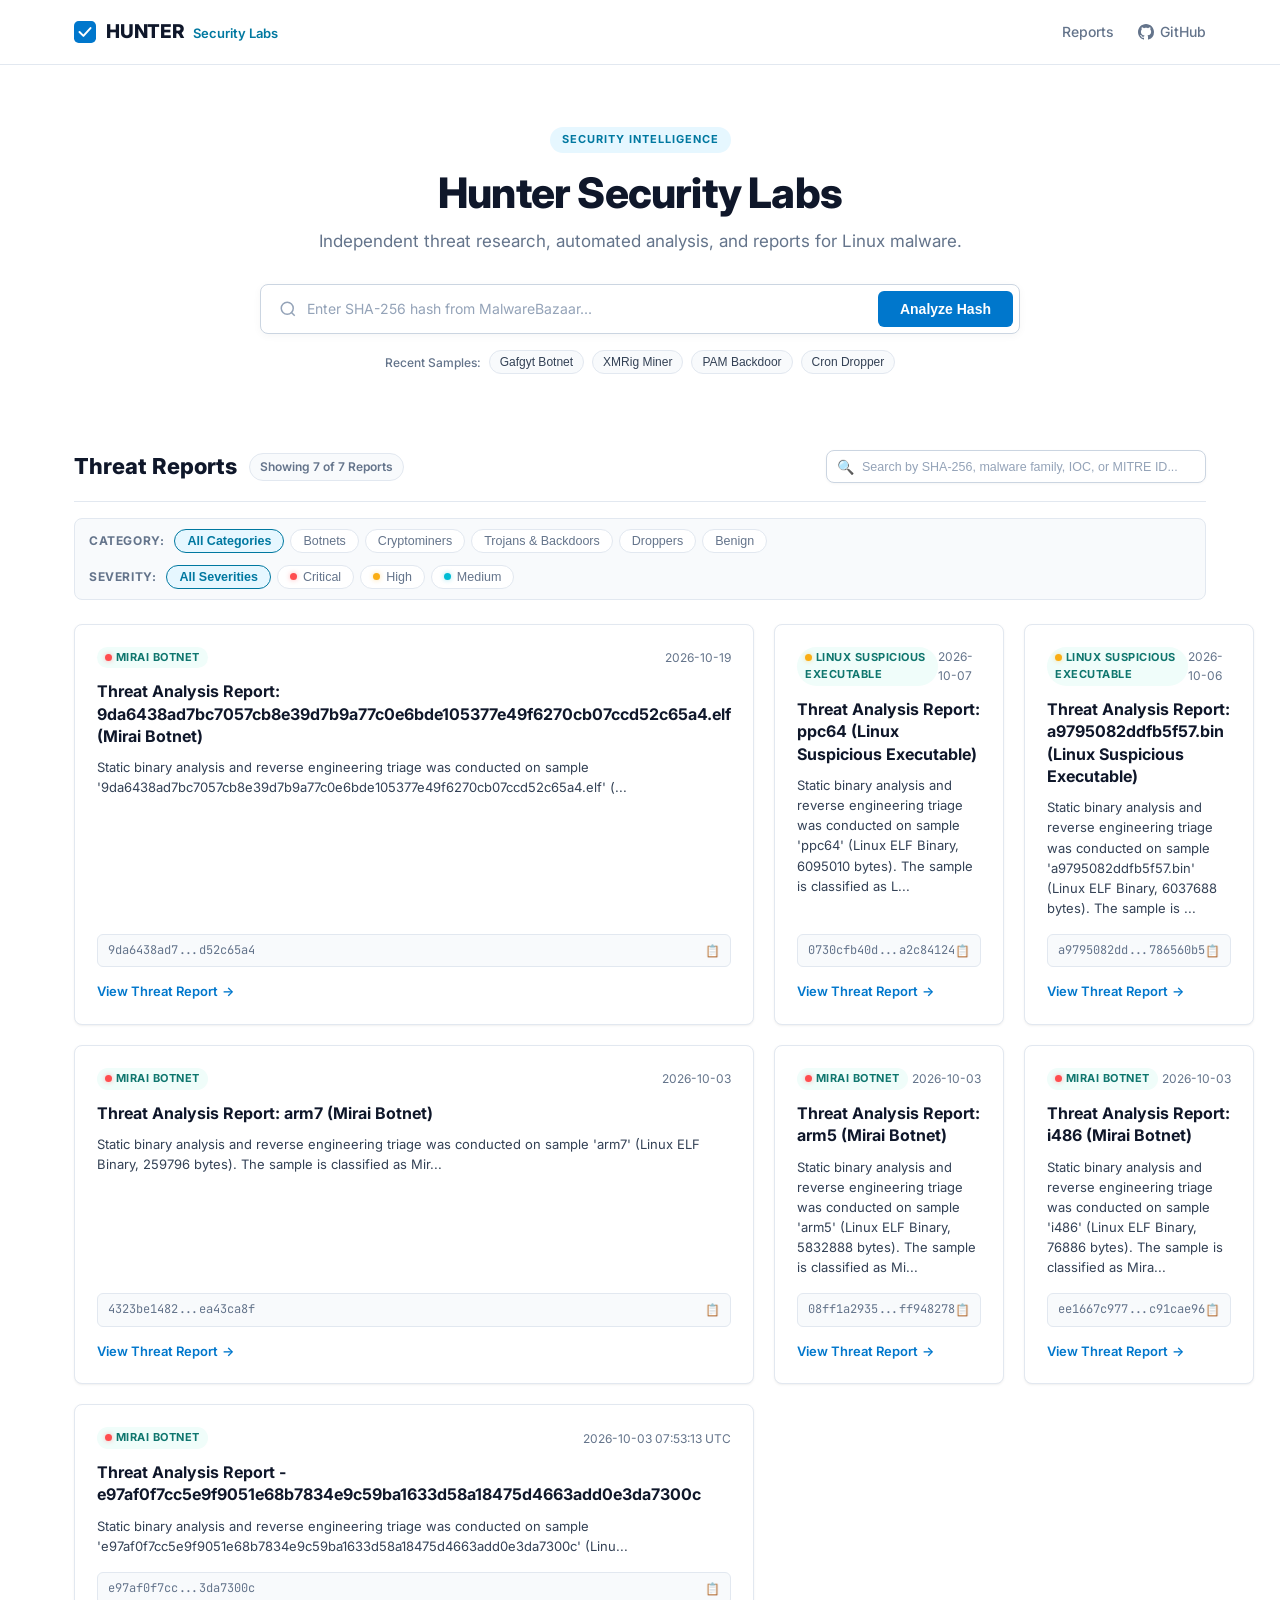
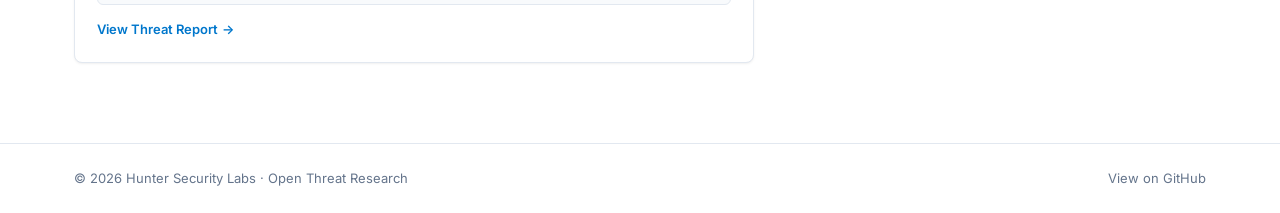
<file: index.html>
<!DOCTYPE html>
<html lang="en">
<head>
    <meta charset="UTF-8">
    <meta name="viewport" content="width=device-width, initial-scale=1.0">
    <title>Hunter Security Labs | Linux Threat Research &amp; Reports</title>
    <link rel="preconnect" href="https://fonts.googleapis.com">
    <link rel="preconnect" href="https://fonts.gstatic.com" crossorigin>
    <link href="https://fonts.googleapis.com/css2?family=Inter:wght@400;500;600;700;800&family=JetBrains+Mono:wght@400;500&display=swap" rel="stylesheet">
    <link rel="stylesheet" href="css/labs.css">
</head>
<body>

    <!-- Minimalist Navigation Header -->
    <header class="navbar">
        <div class="nav-container">
            <a href="#" class="brand">
                <div class="brand-icon">
                    <svg viewBox="0 0 28 28" width="22" height="22" fill="none">
                        <rect width="28" height="28" rx="6" fill="#0077cc"/>
                        <path d="M7 14L12 19L21 9" stroke="#ffffff" stroke-width="2.5" stroke-linecap="round" stroke-linejoin="round"/>
                    </svg>
                </div>
                <div class="brand-titles">
                    <span class="brand-name">HUNTER</span>
                    <span class="brand-tag">Security Labs</span>
                </div>
            </a>
            <div class="nav-links">
                <a href="#reports">Reports</a>
                <a href="https://github.com/ManuMW/Hunter" target="_blank" class="nav-github">
                    <svg width="16" height="16" viewBox="0 0 24 24" fill="currentColor">
                        <path d="M12 0C5.37 0 0 5.37 0 12c0 5.31 3.435 9.795 8.205 11.385.6.105.825-.255.825-.57 0-.285-.015-1.23-.015-2.235-3.015.555-3.795-.735-4.035-1.41-.135-.345-.72-1.41-1.23-1.695-.42-.225-1.02-.78-.015-.795.945-.015 1.62.87 1.845 1.23 1.08 1.815 2.805 1.305 3.495.99.105-.78.42-1.305.765-1.605-2.67-.3-5.46-1.335-5.46-5.925 0-1.305.465-2.385 1.23-3.225-.12-.3-.54-1.53.12-3.18 0 0 1.005-.315 3.3 1.23.96-.27 1.98-.405 3-.405s2.04.135 3 .405c2.295-1.56 3.3-1.23 3.3-1.23.66 1.65.24 2.88.12 3.18.765.84 1.23 1.905 1.23 3.225 0 4.605-2.805 5.625-5.475 5.925.435.375.81 1.095.81 2.22 0 1.605-.015 2.895-.015 3.3 0 .315.225.69.825.57A12.02 12.02 0 0024 12c0-6.63-5.37-12-12-12z"/>
                    </svg>
                    GitHub
                </a>
            </div>
        </div>
    </header>

    <!-- Main Container -->
    <main class="page-container">

        <!-- 1. ACCEPTING HASH (Minimalist Hero & Submission) -->
        <section class="hero-section">
            <span class="hero-eyebrow">SECURITY INTELLIGENCE</span>
            <h1 class="hero-title">Hunter Security Labs</h1>
            <p class="hero-subtitle">Independent threat research, automated analysis, and reports for Linux malware.</p>

            <div class="hash-input-container">
                <div class="hash-input-field">
                    <svg class="search-icon" width="18" height="18" viewBox="0 0 24 24" fill="none" stroke="currentColor" stroke-width="2">
                        <circle cx="11" cy="11" r="8"></circle>
                        <line x1="21" y1="21" x2="16.65" y2="16.65"></line>
                    </svg>
                    <input type="text" id="quickHashInput" placeholder="Enter SHA-256 hash from MalwareBazaar..." spellcheck="false" autocomplete="off">
                    <button class="btn-clear" id="btnClearHash" onclick="clearHashInput()" style="display: none;">✕</button>
                </div>
                <button class="btn-submit" id="btnAnalyze" onclick="handleHashSubmit()">Analyze Hash</button>
            </div>

            <div class="sample-links">
                <span class="sample-label">Recent Samples:</span>
                <button class="sample-btn" onclick="fillSample('4ba17752a7fa6fb2afb70124ea1e8651999487d1f4ece5196ab1c37beee75718')">Gafgyt Botnet</button>
                <button class="sample-btn" onclick="fillSample('450adfde6d2cad6d7f7d987c007d5a3d02bc5ea78de0640f65d42cd47dec2f82')">XMRig Miner</button>
                <button class="sample-btn" onclick="fillSample('e41ff2d7a604a3ee1c1d99502b390adf9cf7119f1b6b7902ea26b88c148cb451')">PAM Backdoor</button>
                <button class="sample-btn" onclick="fillSample('ae4cb49ce4fa6aeb8f38ca703bc661cde36fbcadc05e3862ba3d8f7737ce7dcc')">Cron Dropper</button>
            </div>
        </section>

        <!-- 2. PRESENTING REPORTS (Clean Minimalist List) -->
        <section class="reports-section" id="reports">
            <div class="section-bar">
                <div class="section-title-box">
                    <h2 class="section-title">Threat Reports</h2>
                    <span class="report-count-badge" id="reportCountBadge">Loading reports...</span>
                </div>

                <!-- Instant Search Bar -->
                <div class="report-search-box">
                    <span class="report-search-icon">🔍</span>
                    <input type="text" id="reportSearchInput" placeholder="Search by SHA-256, malware family, IOC, or MITRE ID..." autocomplete="off" />
                    <button class="btn-clear-search" id="btnClearReportSearch" onclick="clearReportSearch()" style="display: none;" title="Clear search">✕</button>
                </div>
            </div>

            <!-- Facet Filter Bars -->
            <div class="filters-container">
                <div class="filter-group">
                    <span class="filter-group-label">Category:</span>
                    <div class="filter-pills" id="categoryFilters">
                        <button class="filter-pill active" data-category="ALL">All Categories</button>
                        <button class="filter-pill" data-category="BOTNET">Botnets</button>
                        <button class="filter-pill" data-category="CRYPTOMINER">Cryptominers</button>
                        <button class="filter-pill" data-category="TROJAN">Trojans &amp; Backdoors</button>
                        <button class="filter-pill" data-category="DROPPER">Droppers</button>
                        <button class="filter-pill" data-category="BENIGN">Benign</button>
                    </div>
                </div>

                <div class="filter-group">
                    <span class="filter-group-label">Severity:</span>
                    <div class="filter-pills" id="severityFilters">
                        <button class="filter-pill severity-pill active" data-severity="ALL">All Severities</button>
                        <button class="filter-pill severity-pill" data-severity="CRITICAL"><span class="severity-dot dot-critical"></span>Critical</button>
                        <button class="filter-pill severity-pill" data-severity="HIGH"><span class="severity-dot dot-high"></span>High</button>
                        <button class="filter-pill severity-pill" data-severity="MEDIUM"><span class="severity-dot dot-medium"></span>Medium</button>
                    </div>
                </div>

                <div class="filter-group-right">
                    <button class="btn-reset-filters" id="btnResetFilters" onclick="resetReportFilters()" style="display: none;">↺ Reset Filters</button>
                </div>
            </div>

            <!-- Reports Grid -->
            <div class="reports-grid" id="reportsGrid">
                <!-- Dynamically populated from data/reports.js -->
            </div>
        </section>

    </main>

    <!-- Clean Footer -->
    <footer class="footer">
        <div class="footer-container">
            <span>&copy; 2026 Hunter Security Labs &middot; Open Threat Research</span>
            <a href="https://github.com/ManuMW/Hunter" target="_blank">View on GitHub</a>
        </div>
    </footer>

    <!-- Report View Modal -->
    <div class="modal-backdrop" id="reportModalBackdrop" onclick="closeReportModal(event)">
        <div class="modal-card" onclick="event.stopPropagation()">
            <div class="modal-header">
                <span class="modal-badge" id="modalBadge">REPORT</span>
                <button class="modal-close" onclick="closeReportModal()">✕</button>
            </div>
            <div class="modal-body" id="modalContent">
                <!-- Injected report content -->
            </div>
        </div>
    </div>

    <!-- Status / Progress Modal during analysis -->
    <div class="modal-backdrop" id="statusModalBackdrop" onclick="closeStatusModal(event)">
        <div class="status-card" onclick="event.stopPropagation()">
            <div class="status-header">
                <span class="status-title">Analyzing Sample</span>
                <button class="modal-close" onclick="closeStatusModal()">✕</button>
            </div>
            <div class="status-body">
                <p class="status-hash-label" id="statusHashDisplay"></p>
                <div class="status-step" id="step-1">
                    <div class="step-indicator"></div>
                    <div class="step-label">Fetching sample metadata from MalwareBazaar</div>
                </div>
                <div class="status-step" id="step-2">
                    <div class="step-indicator"></div>
                    <div class="step-label">Executing dynamic behavioral analysis</div>
                </div>
                <div class="status-step" id="step-3">
                    <div class="step-indicator"></div>
                    <div class="step-label">Extracting process telemetry and dropped files</div>
                </div>
                <div class="status-step" id="step-4">
                    <div class="step-indicator"></div>
                    <div class="step-label">Compiling threat report and IoC tables</div>
                </div>
            </div>
        </div>
    </div>

    <!-- Toast Notification -->
    <div class="toast" id="toast">Copied to clipboard</div>

    <script src="data/reports.js"></script>
    <script src="js/labs.js"></script>
</body>
</html>
</file>
<file: css/labs.css>
/* ==========================================================================
   HUNTER SECURITY LABS - ELASTIC CLEAN LIGHT DESIGN SYSTEM
   Inspired directly by https://www.elastic.co/security-labs
   ========================================================================== */

:root {
    --bg-page: #ffffff;
    --bg-subtle: #f8fafc;
    --bg-card: #ffffff;
    --border: #e2e8f0;
    --border-hover: #cbd5e1;

    --elastic-blue: #0077cc;
    --elastic-blue-hover: #005a9e;
    --elastic-teal: #0078a0;
    --elastic-teal-light: #e6f7ff;
    --elastic-badge-bg: #f0fdfa;
    --elastic-badge-text: #0f766e;

    --text-title: #0f172a;
    --text-body: #334155;
    --text-muted: #64748b;
    --text-light: #94a3b8;

    --font-sans: 'Inter', -apple-system, BlinkMacSystemFont, "Segoe UI", Roboto, sans-serif;
    --font-mono: 'JetBrains Mono', SFMono-Regular, Menlo, Monaco, Consolas, monospace;

    --shadow-card: 0 1px 3px 0 rgba(0, 0, 0, 0.05), 0 1px 2px -1px rgba(0, 0, 0, 0.05);
    --shadow-hover: 0 10px 15px -3px rgba(0, 0, 0, 0.08), 0 4px 6px -4px rgba(0, 0, 0, 0.04);
}

* {
    margin: 0;
    padding: 0;
    box-sizing: border-box;
}

body {
    background-color: var(--bg-page);
    color: var(--text-body);
    font-family: var(--font-sans);
    line-height: 1.6;
    -webkit-font-smoothing: antialiased;
    min-height: 100vh;
}

/* ==========================================================================
   Top Navigation
   ========================================================================== */
.navbar {
    background: #ffffff;
    border-bottom: 1px solid var(--border);
    position: sticky;
    top: 0;
    z-index: 100;
}

.nav-container {
    max-width: 1180px;
    margin: 0 auto;
    padding: 0 24px;
    height: 64px;
    display: flex;
    align-items: center;
    justify-content: space-between;
}

.brand {
    display: flex;
    align-items: center;
    gap: 10px;
    text-decoration: none;
}

.brand-icon {
    display: flex;
    align-items: center;
}

.brand-titles {
    display: flex;
    align-items: baseline;
    gap: 8px;
}

.brand-name {
    font-size: 19px;
    font-weight: 800;
    letter-spacing: -0.2px;
    color: var(--text-title);
}

.brand-tag {
    font-size: 13px;
    font-weight: 600;
    color: var(--elastic-teal);
}

.nav-links {
    display: flex;
    align-items: center;
    gap: 24px;
}

.nav-links a {
    text-decoration: none;
    font-size: 14px;
    font-weight: 500;
    color: var(--text-muted);
    transition: color 0.15s;
    display: flex;
    align-items: center;
    gap: 6px;
}

.nav-links a:hover {
    color: var(--elastic-blue);
}

/* ==========================================================================
   Hero & Hash Input (Accepting Hash)
   ========================================================================== */
.page-container {
    max-width: 1180px;
    margin: 0 auto;
    padding: 0 24px 80px;
}

.hero-section {
    padding: 60px 0 45px;
    text-align: center;
    max-width: 760px;
    margin: 0 auto;
}

.hero-eyebrow {
    display: inline-block;
    font-size: 11px;
    font-weight: 700;
    letter-spacing: 1px;
    text-transform: uppercase;
    color: var(--elastic-teal);
    background: var(--elastic-teal-light);
    padding: 4px 12px;
    border-radius: 999px;
    margin-bottom: 16px;
}

.hero-title {
    font-size: 42px;
    font-weight: 800;
    letter-spacing: -0.8px;
    color: var(--text-title);
    margin-bottom: 12px;
    line-height: 1.15;
}

.hero-subtitle {
    font-size: 17px;
    color: var(--text-muted);
    line-height: 1.5;
    margin-bottom: 30px;
}

/* Hash Input Box */
.hash-input-container {
    display: flex;
    gap: 8px;
    background: #ffffff;
    border: 1px solid #cbd5e1;
    border-radius: 8px;
    padding: 6px;
    box-shadow: 0 2px 8px rgba(0, 0, 0, 0.04);
    margin-bottom: 16px;
    transition: border-color 0.15s, box-shadow 0.15s;
}

.hash-input-container:focus-within {
    border-color: var(--elastic-blue);
    box-shadow: 0 0 0 3px rgba(0, 119, 204, 0.15);
}

.hash-input-field {
    flex: 1;
    display: flex;
    align-items: center;
    gap: 10px;
    padding-left: 12px;
}

.search-icon {
    color: var(--text-light);
    flex-shrink: 0;
}

.hash-input-field input {
    width: 100%;
    border: none;
    outline: none;
    font-size: 14px;
    font-family: var(--font-mono);
    color: var(--text-title);
}

.hash-input-field input::placeholder {
    font-family: var(--font-sans);
    color: var(--text-light);
}

.btn-clear {
    background: transparent;
    border: none;
    color: var(--text-light);
    font-size: 14px;
    cursor: pointer;
    padding: 4px 8px;
}

.btn-clear:hover {
    color: var(--text-title);
}

.btn-submit {
    background: var(--elastic-blue);
    color: #ffffff;
    font-size: 14px;
    font-weight: 600;
    border: none;
    border-radius: 6px;
    padding: 10px 22px;
    cursor: pointer;
    transition: background 0.15s;
    white-space: nowrap;
}

.btn-submit:hover {
    background: var(--elastic-blue-hover);
}

/* Quick Sample Chips */
.sample-links {
    display: flex;
    align-items: center;
    justify-content: center;
    gap: 8px;
    flex-wrap: wrap;
    font-size: 13px;
    color: var(--text-muted);
}

.sample-label {
    font-size: 12px;
    font-weight: 500;
}

.sample-btn {
    background: var(--bg-subtle);
    border: 1px solid var(--border);
    color: var(--text-body);
    font-size: 12px;
    font-weight: 500;
    padding: 4px 10px;
    border-radius: 999px;
    cursor: pointer;
    transition: all 0.15s;
}

.sample-btn:hover {
    border-color: var(--elastic-blue);
    color: var(--elastic-blue);
    background: #ffffff;
}

/* ==========================================================================
   Reports Section (Presenting Reports)
   ========================================================================== */
.reports-section {
    padding-top: 30px;
}

.section-bar {
    display: flex;
    align-items: center;
    justify-content: space-between;
    border-bottom: 1px solid var(--border);
    padding-bottom: 16px;
    margin-bottom: 16px;
    flex-wrap: wrap;
    gap: 16px;
}

.section-title-box {
    display: flex;
    align-items: center;
    gap: 12px;
}

.section-title {
    font-size: 22px;
    font-weight: 800;
    color: var(--text-title);
    margin: 0;
}

.report-count-badge {
    background: var(--bg-subtle);
    border: 1px solid var(--border);
    color: var(--text-muted);
    font-size: 12px;
    font-weight: 600;
    padding: 3px 10px;
    border-radius: 999px;
}

/* Report Search Bar */
.report-search-box {
    position: relative;
    display: flex;
    align-items: center;
    background: #ffffff;
    border: 1px solid #cbd5e1;
    border-radius: 8px;
    padding: 2px 10px;
    width: 380px;
    max-width: 100%;
    box-shadow: 0 1px 3px rgba(0, 0, 0, 0.04);
    transition: all 0.15s ease;
}

.report-search-box:focus-within {
    border-color: var(--elastic-blue);
    box-shadow: 0 0 0 3px rgba(0, 119, 204, 0.12);
}

.report-search-icon {
    font-size: 14px;
    color: var(--text-light);
    margin-right: 8px;
    user-select: none;
}

.report-search-box input {
    width: 100%;
    border: none;
    outline: none;
    font-size: 13px;
    color: var(--text-title);
    background: transparent;
    padding: 6px 0;
}

.report-search-box input::placeholder {
    color: var(--text-light);
    font-size: 12.5px;
}

.btn-clear-search {
    background: transparent;
    border: none;
    color: var(--text-light);
    font-size: 13px;
    cursor: pointer;
    padding: 4px;
    border-radius: 4px;
    display: flex;
    align-items: center;
    justify-content: center;
}

.btn-clear-search:hover {
    color: var(--text-title);
}

/* Filters Container */
.filters-container {
    display: flex;
    align-items: center;
    justify-content: space-between;
    flex-wrap: wrap;
    gap: 12px 20px;
    margin-bottom: 24px;
    background: var(--bg-subtle);
    border: 1px solid var(--border);
    border-radius: 8px;
    padding: 10px 14px;
}

.filter-group {
    display: flex;
    align-items: center;
    gap: 10px;
    flex-wrap: wrap;
}

.filter-group-label {
    font-size: 12px;
    font-weight: 700;
    text-transform: uppercase;
    letter-spacing: 0.05em;
    color: var(--text-muted);
}

.filter-pills {
    display: flex;
    gap: 6px;
    flex-wrap: wrap;
}

.filter-pill {
    background: #ffffff;
    border: 1px solid var(--border);
    color: var(--text-muted);
    font-size: 12.5px;
    font-weight: 500;
    padding: 4px 12px;
    border-radius: 999px;
    cursor: pointer;
    transition: all 0.15s ease;
    display: inline-flex;
    align-items: center;
    gap: 6px;
}

.filter-pill:hover {
    color: var(--text-title);
    border-color: var(--border-hover);
}

.filter-pill.active {
    background: var(--elastic-teal-light);
    border-color: var(--elastic-teal);
    color: var(--elastic-teal);
    font-weight: 600;
}

/* Severity Indicator Dots */
.severity-dot {
    width: 7px;
    height: 7px;
    border-radius: 50%;
    display: inline-block;
}

.dot-critical {
    background: #ff4d4f;
    box-shadow: 0 0 5px rgba(255, 77, 79, 0.4);
}

.dot-high {
    background: #faad14;
    box-shadow: 0 0 5px rgba(250, 173, 20, 0.4);
}

.dot-medium {
    background: #00bcd4;
    box-shadow: 0 0 5px rgba(0, 188, 212, 0.4);
}

.btn-reset-filters {
    background: transparent;
    border: 1px dashed #cbd5e1;
    color: var(--text-muted);
    font-size: 12px;
    font-weight: 500;
    padding: 4px 12px;
    border-radius: 6px;
    cursor: pointer;
    transition: all 0.15s ease;
}

.btn-reset-filters:hover {
    color: var(--elastic-blue);
    border-color: var(--elastic-blue);
    background: #ffffff;
}

/* Empty State */
.search-empty-state {
    grid-column: 1 / -1;
    text-align: center;
    padding: 60px 20px;
    background: #ffffff;
    border: 1px dashed var(--border);
    border-radius: 12px;
    color: var(--text-body);
}

.empty-icon {
    font-size: 36px;
    margin-bottom: 12px;
    opacity: 0.8;
}

.empty-title {
    font-size: 18px;
    font-weight: 700;
    color: var(--text-title);
    margin: 0 0 8px 0;
}

.empty-desc {
    font-size: 13.5px;
    color: var(--text-muted);
    max-width: 500px;
    margin: 0 auto;
    line-height: 1.5;
}

.empty-hash {
    font-family: var(--font-mono);
    font-size: 12px;
    background: var(--bg-subtle);
    padding: 2px 6px;
    border-radius: 4px;
    color: var(--elastic-blue);
    word-break: break-all;
}

/* Reports Grid */
.reports-grid {
    display: grid;
    grid-template-columns: repeat(3, 1fr);
    gap: 20px;
}

.report-card {
    background: var(--bg-card);
    border: 1px solid var(--border);
    border-radius: 8px;
    padding: 22px;
    display: flex;
    flex-direction: column;
    box-shadow: var(--shadow-card);
    cursor: pointer;
    transition: transform 0.15s, border-color 0.15s, box-shadow 0.15s;
}

.report-card:hover {
    border-color: var(--elastic-blue);
    transform: translateY(-2px);
    box-shadow: var(--shadow-hover);
}

.card-tag-row {
    display: flex;
    align-items: center;
    justify-content: space-between;
    margin-bottom: 12px;
}

.card-pill {
    font-size: 11px;
    font-weight: 700;
    text-transform: uppercase;
    letter-spacing: 0.5px;
    color: var(--elastic-badge-text);
    background: var(--elastic-badge-bg);
    padding: 2px 8px;
    border-radius: 999px;
}

.card-date {
    font-size: 12px;
    color: var(--text-muted);
}

.card-title {
    font-size: 16px;
    font-weight: 700;
    line-height: 1.4;
    color: var(--text-title);
    margin-bottom: 10px;
}

.card-summary {
    font-size: 13px;
    color: var(--text-body);
    line-height: 1.55;
    margin-bottom: 16px;
    flex: 1;
}

.card-hash-row {
    display: flex;
    align-items: center;
    justify-content: space-between;
    background: var(--bg-subtle);
    border: 1px solid var(--border);
    padding: 6px 10px;
    border-radius: 6px;
    margin-bottom: 14px;
}

.hash-text {
    font-family: var(--font-mono);
    font-size: 12px;
    color: var(--text-muted);
}

.btn-copy {
    background: transparent;
    border: none;
    color: var(--text-muted);
    font-size: 12px;
    cursor: pointer;
}

.btn-copy:hover {
    color: var(--elastic-blue);
}

.card-cta {
    font-size: 13px;
    font-weight: 600;
    color: var(--elastic-blue);
    display: flex;
    align-items: center;
    gap: 4px;
}

/* ==========================================================================
   Report View Modal
   ========================================================================== */
.modal-backdrop {
    position: fixed;
    top: 0;
    left: 0;
    width: 100vw;
    height: 100vh;
    background: rgba(15, 23, 42, 0.6);
    backdrop-filter: blur(4px);
    z-index: 1000;
    display: none;
    align-items: center;
    justify-content: center;
    padding: 24px;
}

.modal-backdrop.active {
    display: flex;
}

.modal-card {
    background: #ffffff;
    border-radius: 8px;
    width: 100%;
    max-width: 900px;
    max-height: 88vh;
    display: flex;
    flex-direction: column;
    box-shadow: 0 25px 50px -12px rgba(0, 0, 0, 0.25);
    overflow: hidden;
}

.modal-header {
    padding: 16px 24px;
    border-bottom: 1px solid var(--border);
    display: flex;
    align-items: center;
    justify-content: space-between;
}

.modal-badge {
    font-size: 11px;
    font-weight: 700;
    text-transform: uppercase;
    letter-spacing: 0.5px;
    color: var(--elastic-teal);
    background: var(--elastic-teal-light);
    padding: 3px 10px;
    border-radius: 999px;
}

.modal-close {
    background: transparent;
    border: none;
    color: var(--text-muted);
    font-size: 18px;
    cursor: pointer;
}

.modal-close:hover {
    color: var(--text-title);
}

.modal-body {
    padding: 28px 32px;
    overflow-y: auto;
}

.report-headline {
    font-size: 24px;
    font-weight: 800;
    color: var(--text-title);
    line-height: 1.3;
    margin-bottom: 14px;
}

.report-meta-grid {
    display: grid;
    grid-template-columns: 2fr 1fr 1fr;
    gap: 12px;
    background: var(--bg-subtle);
    border: 1px solid var(--border);
    border-radius: 6px;
    padding: 12px 16px;
    margin-bottom: 24px;
}

.meta-field-label {
    font-size: 11px;
    font-weight: 700;
    color: var(--text-muted);
    text-transform: uppercase;
    display: block;
}

.meta-field-value {
    font-size: 12px;
    font-family: var(--font-mono);
    color: var(--text-title);
    word-break: break-all;
}

.report-h3 {
    font-size: 16px;
    font-weight: 700;
    color: var(--text-title);
    margin: 24px 0 10px;
    border-bottom: 1px solid var(--border);
    padding-bottom: 6px;
}

.report-para {
    font-size: 14px;
    color: var(--text-body);
    line-height: 1.7;
    margin-bottom: 16px;
}

.report-table {
    width: 100%;
    border-collapse: collapse;
    margin: 12px 0 20px;
    font-size: 13px;
}

.report-table th, .report-table td {
    padding: 8px 12px;
    text-align: left;
    border: 1px solid var(--border);
}

.report-table th {
    background: var(--bg-subtle);
    color: var(--text-title);
    font-weight: 600;
}

.report-table td code {
    font-family: var(--font-mono);
    font-size: 12px;
    color: #0369a1;
}

.code-box {
    position: relative;
    background: var(--bg-subtle);
    border: 1px solid var(--border);
    border-radius: 6px;
    padding: 14px;
    margin: 12px 0;
}

.code-box pre {
    font-family: var(--font-mono);
    font-size: 12px;
    color: #0f172a;
    line-height: 1.5;
    overflow-x: auto;
}

.btn-code-copy {
    position: absolute;
    top: 8px;
    right: 8px;
    background: #ffffff;
    border: 1px solid var(--border);
    color: var(--text-muted);
    font-size: 11px;
    font-weight: 600;
    padding: 3px 8px;
    border-radius: 4px;
    cursor: pointer;
}

.btn-code-copy:hover {
    color: var(--elastic-blue);
    border-color: var(--elastic-blue);
}

.mitre-badge {
    display: inline-block;
    font-size: 11px;
    font-family: var(--font-mono);
    background: var(--bg-subtle);
    border: 1px solid var(--border);
    color: var(--text-body);
    padding: 2px 8px;
    border-radius: 4px;
    margin-right: 6px;
    margin-bottom: 6px;
}

/* ==========================================================================
   Status Modal (Progress on submit)
   ========================================================================== */
.status-card {
    background: #ffffff;
    border-radius: 8px;
    width: 100%;
    max-width: 480px;
    box-shadow: 0 25px 50px -12px rgba(0, 0, 0, 0.25);
    overflow: hidden;
}

.status-header {
    padding: 14px 20px;
    border-bottom: 1px solid var(--border);
    display: flex;
    align-items: center;
    justify-content: space-between;
}

.status-title {
    font-size: 15px;
    font-weight: 700;
    color: var(--text-title);
}

.status-body {
    padding: 20px;
}

.status-hash-label {
    font-family: var(--font-mono);
    font-size: 12px;
    color: var(--text-muted);
    background: var(--bg-subtle);
    padding: 6px 10px;
    border-radius: 4px;
    margin-bottom: 16px;
    word-break: break-all;
}

.status-step {
    display: flex;
    align-items: center;
    gap: 12px;
    padding: 8px 0;
    opacity: 0.4;
    transition: opacity 0.2s;
}

.status-step.active {
    opacity: 1;
}

.status-step.done {
    opacity: 0.85;
}

.step-indicator {
    width: 12px;
    height: 12px;
    border-radius: 50%;
    border: 2px solid #cbd5e1;
    flex-shrink: 0;
}

.status-step.active .step-indicator {
    border-color: var(--elastic-blue);
    background: var(--elastic-blue);
}

.status-step.done .step-indicator {
    border-color: var(--elastic-teal);
    background: var(--elastic-teal);
}

.step-label {
    font-size: 13px;
    color: var(--text-body);
}

/* ==========================================================================
   Footer
   ========================================================================== */
.footer {
    border-top: 1px solid var(--border);
    background: #ffffff;
    padding: 24px 0;
}

.footer-container {
    max-width: 1180px;
    margin: 0 auto;
    padding: 0 24px;
    display: flex;
    align-items: center;
    justify-content: space-between;
    font-size: 13px;
    color: var(--text-muted);
}

.footer-container a {
    color: var(--text-muted);
    text-decoration: none;
}

.footer-container a:hover {
    color: var(--elastic-blue);
}

/* Toast */
.toast {
    position: fixed;
    bottom: 24px;
    right: 24px;
    background: #0f172a;
    color: #ffffff;
    padding: 8px 16px;
    border-radius: 6px;
    font-size: 13px;
    font-weight: 500;
    box-shadow: 0 10px 15px -3px rgba(0, 0, 0, 0.1);
    z-index: 2000;
    transform: translateY(100px);
    opacity: 0;
    transition: all 0.2s ease;
}

/* Threat Intelligence Export (STIX 2.1 & MISP) */
.report-export-section {
    margin-top: 24px;
    padding-top: 18px;
    border-top: 1px solid var(--border);
    display: flex;
    align-items: center;
    justify-content: space-between;
    flex-wrap: wrap;
    gap: 14px;
    background: var(--bg-subtle);
    border-radius: 8px;
    padding: 16px 18px;
}

.export-text {
    flex: 1;
    min-width: 240px;
}

.export-title {
    font-size: 13px;
    font-weight: 700;
    color: var(--text-title);
    text-transform: uppercase;
    letter-spacing: 0.05em;
    display: block;
}

.export-subtitle {
    font-size: 12px;
    color: var(--text-muted);
    margin: 4px 0 0 0;
    line-height: 1.4;
}

.export-buttons {
    display: flex;
    gap: 10px;
    flex-wrap: wrap;
}

.btn-export {
    background: #ffffff;
    border: 1px solid var(--border);
    color: var(--text-title);
    font-size: 12px;
    font-weight: 600;
    padding: 7px 14px;
    border-radius: 6px;
    cursor: pointer;
    transition: all 0.15s ease;
    display: inline-flex;
    align-items: center;
    gap: 6px;
    box-shadow: 0 1px 2px rgba(0, 0, 0, 0.04);
}

.btn-export:hover {
    border-color: var(--elastic-blue);
    color: var(--elastic-blue);
    background: #ffffff;
    box-shadow: 0 2px 6px rgba(0, 119, 204, 0.12);
}

/* Responsive */
@media (max-width: 900px) {
    .reports-grid { grid-template-columns: 1fr; }
    .hero-title { font-size: 32px; }
    .report-meta-grid { grid-template-columns: 1fr; }
    .report-export-section { flex-direction: column; align-items: stretch; }
}
</file>
